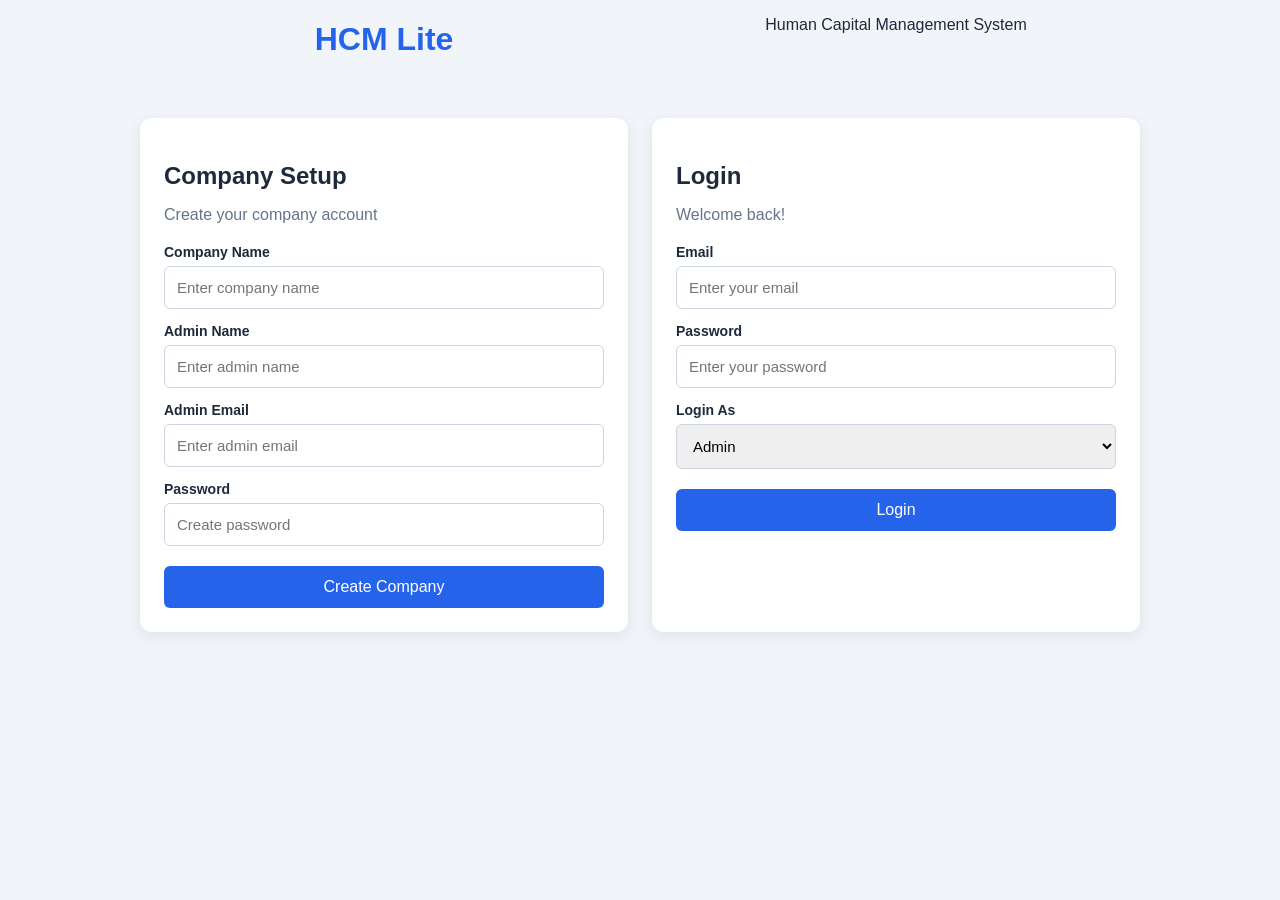
<file: index.html>
<!DOCTYPE html>
<html lang="en">

<head>
  <meta charset="UTF-8">
  <meta name="viewport" content="width=device-width, initial-scale=1.0">
  <title>HCM Lite - Login</title>
  <link rel="stylesheet" href="css/style.css">
</head>

<body>

  <main class="auth-container">

    <h1>HCM Lite</h1>
    <p>Human Capital Management System</p>

    <!-- Company Setup -->
    <section class="auth-card">
      <h2>Company Setup</h2>
      <p>Create your company account</p>

      <form id="companySetupForm">
        <label for="companyName">Company Name</label>
        <input type="text" id="companyName" placeholder="Enter company name" required>

        <label for="adminName">Admin Name</label>
        <input type="text" id="adminName" placeholder="Enter admin name" required>

        <label for="adminEmail">Admin Email</label>
        <input type="email" id="adminEmail" placeholder="Enter admin email" required>

        <label for="adminPassword">Password</label>
        <input type="password" id="adminPassword" placeholder="Create password" required>

        <button type="submit">Create Company</button>
      </form>
    </section>

    <!-- Login -->
    <section class="auth-card">
      <h2>Login</h2>
      <p>Welcome back!</p>

      <form>
        <label for="email">Email</label>
        <input type="email" id="email" placeholder="Enter your email">

        <label for="password">Password</label>
        <input type="password" id="password" placeholder="Enter your password">

        <label for="role">Login As</label>
        <select id="role">
          <option value="admin">Admin</option>
          <option value="employee">Employee</option>
        </select>

        <button type="button">Login</button>
      </form>
    </section>

  </main>

  <script src="js/storage.js"></script>
</body>

</html>
</file>
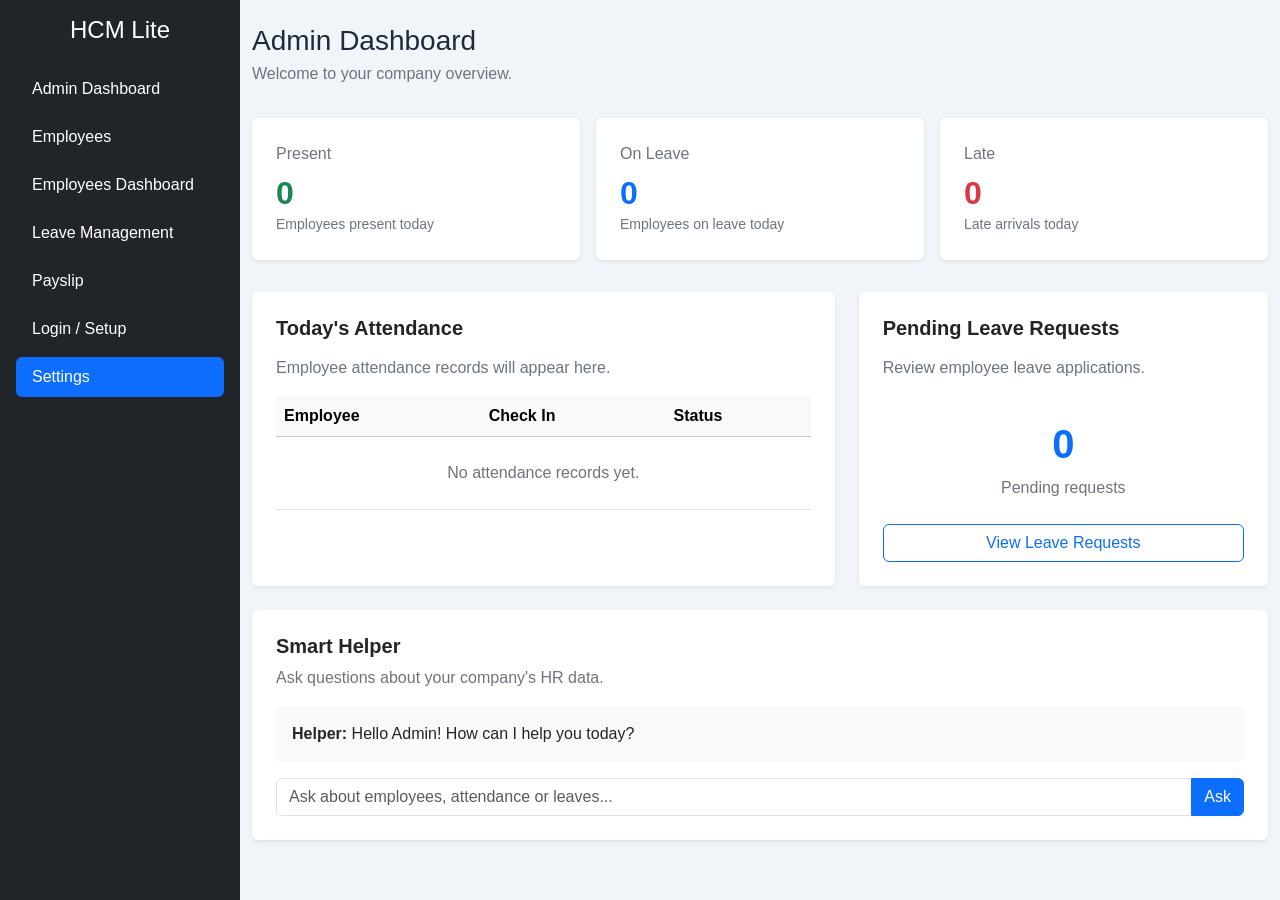
<file: pages/Admin.html>
<!DOCTYPE html>
<html lang="en">

<head>
  <meta charset="UTF-8">
  <meta name="viewport" content="width=device-width, initial-scale=1.0">
  <title>HCM Lite - Admin Dashboard</title>

  <!-- Bootstrap CSS -->
  <link href="https://cdn.jsdelivr.net/npm/bootstrap@5.3.8/dist/css/bootstrap.min.css" rel="stylesheet">

  <!-- Apni CSS file -->
  <link rel="stylesheet" href="../css/style.css">
</head>

<body>

  <!-- Navbar -->
 
<div class="d-flex">
  <aside class="bg-dark text-white p-3"
         style="width: 240px; min-height: 100vh; flex-shrink: 0;">
    <h4 class="mb-4 text-center">HCM Lite</h4>

    <nav class="nav flex-column gap-2">
      <a class="nav-link text-white" href="Admin.html">Admin Dashboard</a>
      <a class="nav-link text-white" href="employee.html">Employees </a>
      <a class="nav-link text-white" href="Employees.html">Employees Dashboard</a>
      <a class="nav-link text-white" href="leaves.html">Leave Management</a>
      <a class="nav-link text-white" href="payslip.html">Payslip</a>
      <a class="nav-link text-white" href="../index.html">Login / Setup</a>
      <a class="nav-link text-white bg-primary rounded" href="settings.html">Settings</a>
    </nav>
  </aside>

  <div class="flex-grow-1">
      <!-- Main Content -->
  <main class="container py-4">

    <h1 class="h3 mb-1">Admin Dashboard</h1>
    <p class="text-secondary">
      Welcome to your company overview.
    </p>

    <!-- Dashboard Summary Cards -->
    <div class="row g-3 mt-3">

      <!-- Present Card -->
      <div class="col-12 col-md-4">
        <div class="card border-0 shadow-sm h-100">
          <div class="card-body p-4">
            <p class="text-secondary mb-2">Present</p>
            <h2 class="text-success fw-bold mb-0">0</h2>
            <small class="text-secondary">Employees present today</small>
          </div>
        </div>
      </div>

      <!-- On Leave Card -->
      <div class="col-12 col-md-4">
        <div class="card border-0 shadow-sm h-100">
          <div class="card-body p-4">
            <p class="text-secondary mb-2">On Leave</p>
            <h2 class="text-primary fw-bold mb-0">0</h2>
            <small class="text-secondary">Employees on leave today</small>
          </div>
        </div>
      </div>

      <!-- Late Card -->
      <div class="col-12 col-md-4">
        <div class="card border-0 shadow-sm h-100">
          <div class="card-body p-4">
            <p class="text-secondary mb-2">Late</p>
            <h2 class="text-danger fw-bold mb-0">0</h2>
            <small class="text-secondary">Late arrivals today</small>
          </div>
        </div>
      </div>

    </div>

    <!-- Attendance and Pending Leaves -->
    <div class="row g-4 mt-2">

      <!-- Attendance Section -->
      <div class="col-12 col-lg-7">
        <div class="card border-0 shadow-sm h-100">
          <div class="card-body p-4">

            <h2 class="h5 fw-bold mb-3">Today's Attendance</h2>
            <p class="text-secondary">
              Employee attendance records will appear here.
            </p>

            <div class="table-responsive">
              <table class="table table-hover align-middle">
                <thead class="table-light">
                  <tr>
                    <th>Employee</th>
                    <th>Check In</th>
                    <th>Status</th>
                  </tr>
                </thead>
                <tbody>
                  <tr>
                    <td colspan="3" class="text-center text-secondary py-4">
                      No attendance records yet.
                    </td>
                  </tr>
                </tbody>
              </table>
            </div>

          </div>
        </div>
      </div>

      <!-- Pending Leaves Section -->
      <div class="col-12 col-lg-5">
        <div class="card border-0 shadow-sm h-100">
          <div class="card-body p-4">

            <h2 class="h5 fw-bold mb-3">Pending Leave Requests</h2>
            <p class="text-secondary">
              Review employee leave applications.
            </p>

            <div class="text-center py-4">
              <h3 class="display-6 fw-bold text-primary">0</h3>
              <p class="text-secondary mb-0">
                Pending requests
              </p>
            </div>

            <a href="leaves.html" class="btn btn-outline-primary w-100">
              View Leave Requests
            </a>

          </div>
        </div>
      </div>

    </div>

    <!-- Smart Helper -->
    <div class="row mt-4 mb-4">
      <div class="col-12">
        <div class="card border-0 shadow-sm">
          <div class="card-body p-4">

            <h2 class="h5 fw-bold mb-2">Smart Helper</h2>
            <p class="text-secondary">
              Ask questions about your company's HR data.
            </p>

            <!-- Chat Messages -->
            <div class="bg-light rounded p-3 mb-3">
              <p class="mb-0">
                <strong>Helper:</strong>
                Hello Admin! How can I help you today?
              </p>
            </div>

            <!-- Question Input -->
            <form>
              <div class="input-group">
                <input type="text" class="form-control" placeholder="Ask about employees, attendance or leaves..."
                  aria-label="Ask Smart Helper">

                <button type="button" class="btn btn-primary">
                  Ask
                </button>
              </div>
            </form>

          </div>
        </div>
      </div>
    </div>


  </main>
  </div>
</div>


  
</body>

</html>
</file>
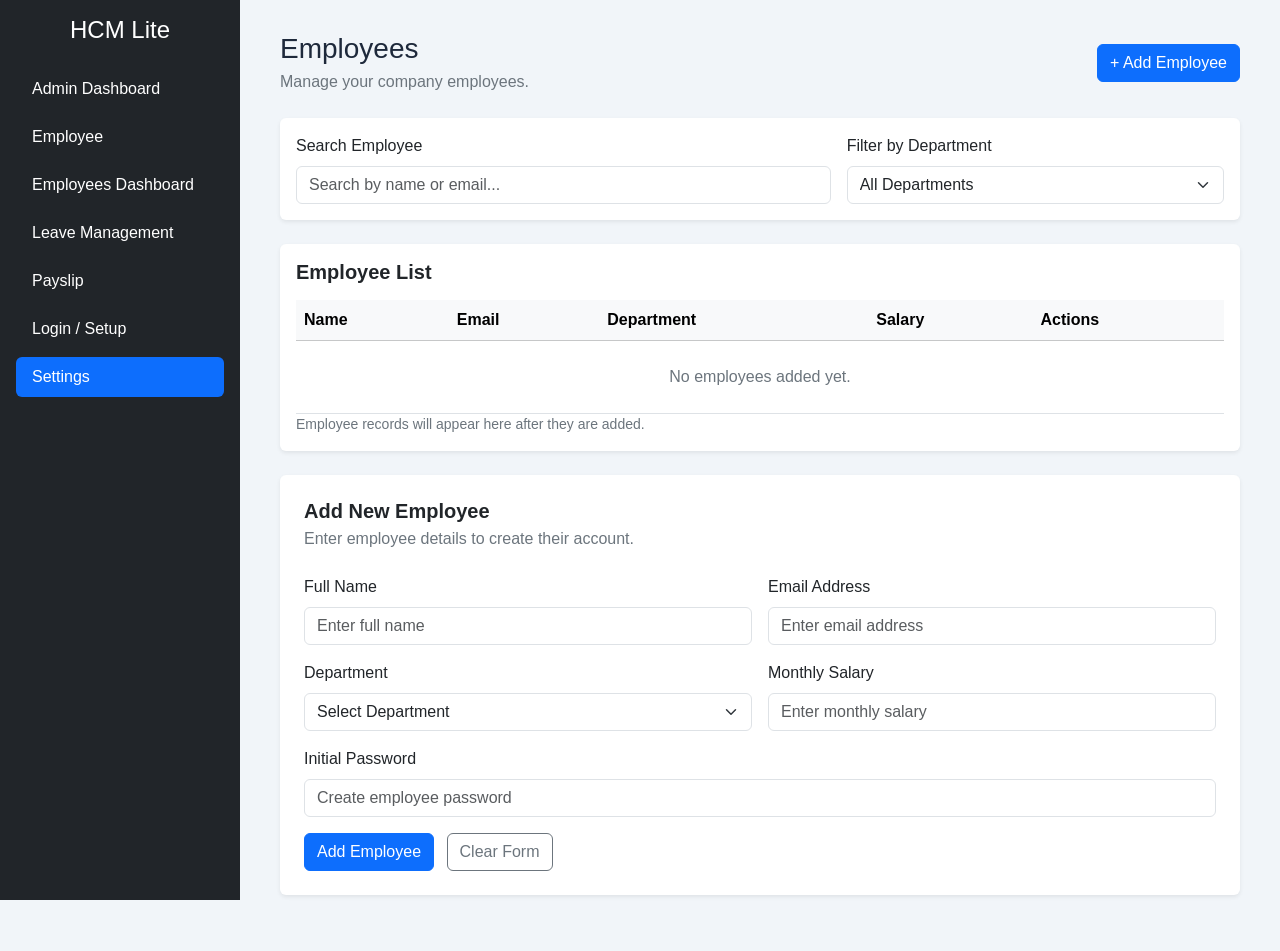
<file: pages/employee.html>
<!DOCTYPE html>
<html lang="en">

<head>
  <meta charset="UTF-8">
  <meta name="viewport" content="width=device-width, initial-scale=1.0">
  <title>HCM Lite - Employees</title>

  <!-- Bootstrap CSS -->
  <link href="https://cdn.jsdelivr.net/npm/bootstrap@5.3.8/dist/css/bootstrap.min.css" rel="stylesheet">

  <!-- Custom CSS -->
  <link rel="stylesheet" href="../css/style.css">
</head>

<body>

  <!-- Navbar -->

  <div class="d-flex flex-column flex-md-row min-vh-100">
    <aside class="bg-dark text-white p-3 sidebar">
      <h4 class="mb-4 text-center">HCM Lite</h4>

    <nav class="nav flex-column gap-2">
      <a class="nav-link text-white" href="Admin.html">Admin Dashboard</a>
      <a class="nav-link text-white" href="employee.html">Employee </a>
      <a class="nav-link text-white" href="Employees.html">Employees Dashboard</a>
      <a class="nav-link text-white" href="leaves.html">Leave Management</a>
      <a class="nav-link text-white" href="payslip.html">Payslip</a>
      <a class="nav-link text-white" href="../index.html">Login / Setup</a>
      <a class="nav-link text-white bg-primary rounded" href="settings.html">Settings</a>
    </nav>
    </aside>

    <div class="flex-grow-1 p-2 p-md-3 content-area">
      <!-- Main Content -->
      <main class="container-fluid py-3 px-2 px-md-4">

        <div class="d-flex flex-wrap justify-content-between
                align-items-center gap-3 mb-4">
          <div>
            <h1 class="h3 mb-1">Employees </h1>
            <p class="text-secondary mb-0">
              Manage your company employees.
            </p>
          </div>

          <button type="button" class="btn btn-primary">
            + Add Employee
          </button>
        </div>

        <!-- Search and Department Filter -->
        <div class="card border-0 shadow-sm mb-4">
          <div class="card-body p-3">
            <div class="row g-3">

              <div class="col-12 col-md-7">
                <label for="searchEmployee" class="form-label">
                  Search Employee
                </label>
                <input type="search" id="searchEmployee" class="form-control" placeholder="Search by name or email...">
              </div>

              <div class="col-12 col-md-5">
                <label for="departmentFilter" class="form-label">
                  Filter by Department
                </label>
                <select id="departmentFilter" class="form-select">
                  <option value="">All Departments</option>
                  <option value="IT">IT</option>
                  <option value="HR">HR</option>
                  <option value="Finance">Finance</option>
                  <option value="Marketing">Marketing</option>
                  <option value="Sales">Sales</option>
                </select>
              </div>

            </div>
          </div>
        </div>

        <!-- Employees Table -->
        <div class="card border-0 shadow-sm">
          <div class="card-body p-3">

            <h2 class="h5 fw-bold mb-3">Employee List</h2>

            <div class="table-responsive">
              <table class="table table-hover align-middle">
                <thead class="table-light">
                  <tr>
                    <th>Name</th>
                    <th>Email</th>
                    <th>Department</th>
                    <th>Salary</th>
                    <th>Actions</th>
                  </tr>
                </thead>

                <tbody>
                  <tr>
                    <td colspan="5" class="text-center text-secondary py-4">
                      No employees added yet.
                    </td>
                  </tr>
                </tbody>
              </table>
            </div>

            <p class="text-secondary small mb-0">
              Employee records will appear here after they are added.
            </p>

          </div>
        </div>

        <!-- Add Employee Form -->
        <div class="card border-0 shadow-sm mt-4 mb-4">
          <div class="card-body p-4">

            <h2 class="h5 fw-bold mb-1">Add New Employee</h2>
            <p class="text-secondary mb-4">
              Enter employee details to create their account.
            </p>

            <form>
              <div class="row g-3">

                <div class="col-12 col-md-6">
                  <label for="employeeName" class="form-label">
                    Full Name
                  </label>
                  <input type="text" id="employeeName" class="form-control" placeholder="Enter full name" required>
                </div>

                <div class="col-12 col-md-6">
                  <label for="employeeEmail" class="form-label">
                    Email Address
                  </label>
                  <input type="email" id="employeeEmail" class="form-control" placeholder="Enter email address"
                    required>
                </div>

                <div class="col-12 col-md-6">
                  <label for="employeeDepartment" class="form-label">
                    Department
                  </label>
                  <select id="employeeDepartment" class="form-select" required>
                    <option value="">Select Department</option>
                    <option value="IT">IT</option>
                    <option value="HR">HR</option>
                    <option value="Finance">Finance</option>
                    <option value="Marketing">Marketing</option>
                    <option value="Sales">Sales</option>
                  </select>
                </div>

                <div class="col-12 col-md-6">
                  <label for="employeeSalary" class="form-label">
                    Monthly Salary
                  </label>
                  <input type="number" id="employeeSalary" class="form-control" placeholder="Enter monthly salary"
                    min="1" required>
                </div>

                <div class="col-12">
                  <label for="employeePassword" class="form-label">
                    Initial Password
                  </label>
                  <input type="password" id="employeePassword" class="form-control"
                    placeholder="Create employee password" required>
                </div>

                <div class="col-12">
                  <button type="button" class="btn btn-primary">
                    Add Employee
                  </button>
                  <button type="reset" class="btn btn-outline-secondary ms-2">
                    Clear Form
                  </button>
                </div>

              </div>
            </form>

          </div>
        </div>

      </main>

    </div>
  </div>



</body>

</html>
</file>
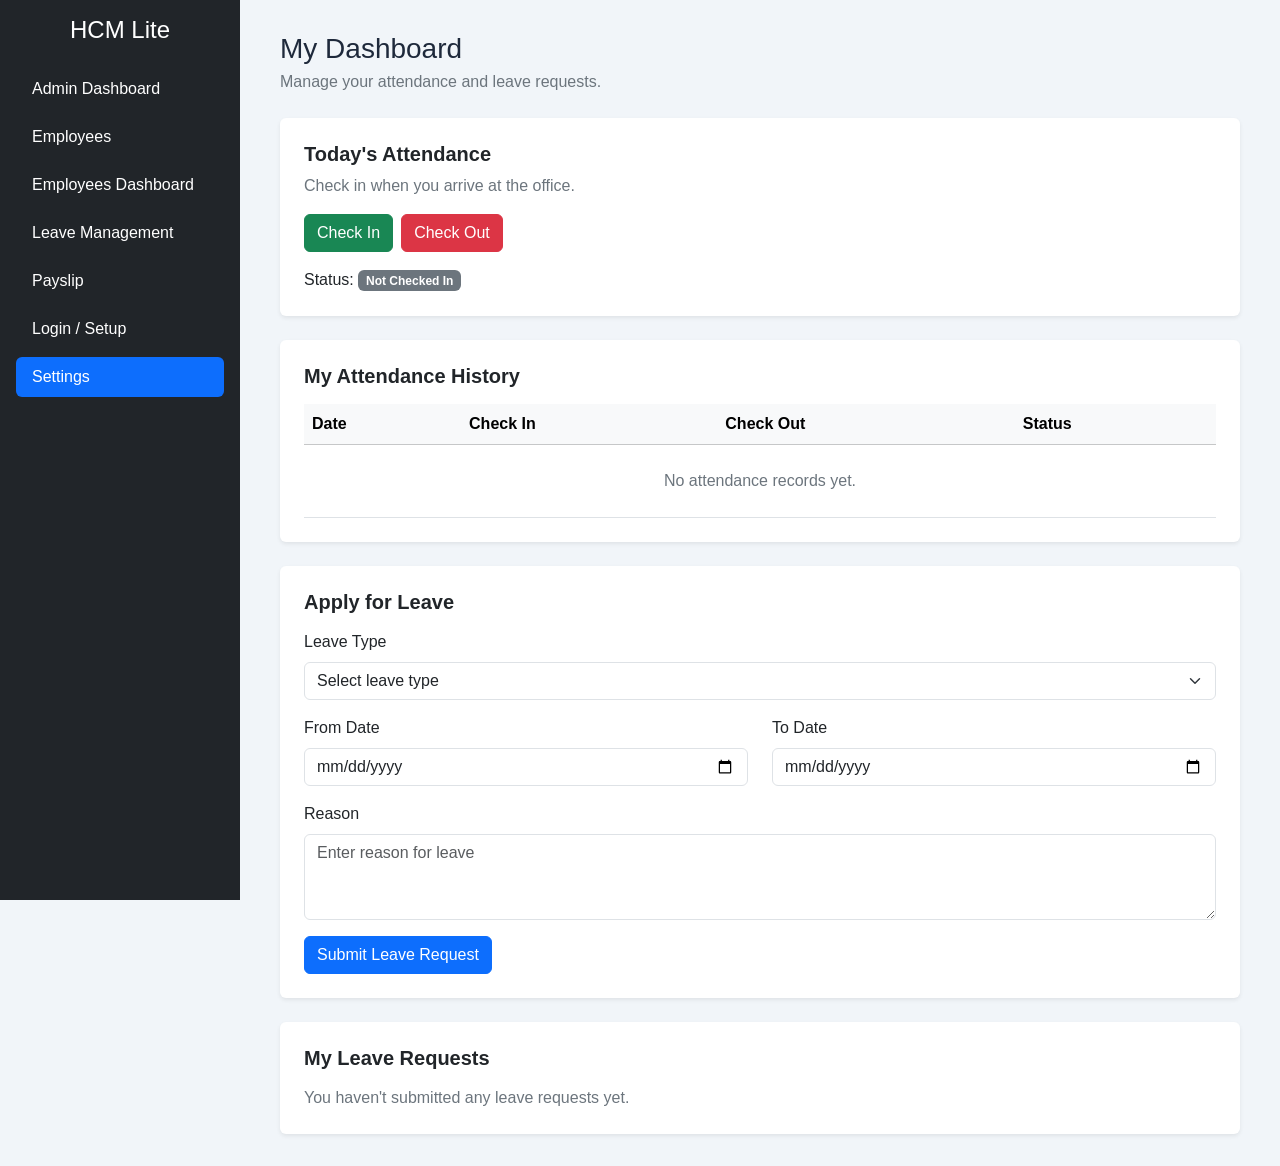
<file: pages/Employees.html>
<!DOCTYPE html>
<html lang="en">

<head>
  <meta charset="UTF-8">
  <meta name="viewport" content="width=device-width, initial-scale=1.0">
  <title>HCM Lite - Employee Dashboard</title>

  <link href="https://cdn.jsdelivr.net/npm/bootstrap@5.3.8/dist/css/bootstrap.min.css" rel="stylesheet">
  <link rel="stylesheet" href="../css/style.css">
</head>

<body>


  <div class="d-flex flex-column flex-md-row min-vh-100">
    <aside class="bg-dark text-white p-3 sidebar">
      <h4 class="mb-4 text-center">HCM Lite</h4>

     <nav class="nav flex-column gap-2">
      <a class="nav-link text-white" href="Admin.html">Admin Dashboard</a>
      <a class="nav-link text-white" href="employee.html">Employees </a>
      <a class="nav-link text-white" href="Employees.html">Employees Dashboard</a>
      <a class="nav-link text-white" href="leaves.html">Leave Management</a>
      <a class="nav-link text-white" href="payslip.html">Payslip</a>
      <a class="nav-link text-white" href="../index.html">Login / Setup</a>
      <a class="nav-link text-white bg-primary rounded" href="settings.html">Settings</a>
    </nav>
    </aside>

    <div class="flex-grow-1 p-2 p-md-3 content-area">
      <main class="container-fluid py-3 px-2 px-md-4">

        <h1 class="h3 mb-1">My Dashboard</h1>
        <p class="text-secondary mb-4">
          Manage your attendance and leave requests.
        </p>

        <!-- Attendance -->
        <div class="card border-0 shadow-sm mb-4">
          <div class="card-body p-4">
            <h2 class="h5 fw-bold">Today's Attendance</h2>
            <p class="text-secondary">Check in when you arrive at the office.</p>

            <div class="d-flex flex-wrap gap-2">
              <button type="button" class="btn btn-success">
                Check In
              </button>
              <button type="button" class="btn btn-danger">
                Check Out
              </button>
            </div>

            <p class="mt-3 mb-0">
              Status: <span class="badge text-bg-secondary">Not Checked In</span>
            </p>
          </div>
        </div>

        <!-- My Attendance History -->
        <div class="card border-0 shadow-sm mb-4">
          <div class="card-body p-4">
            <h2 class="h5 fw-bold mb-3">My Attendance History</h2>

            <div class="table-responsive">
              <table class="table table-hover align-middle">
                <thead class="table-light">
                  <tr>
                    <th>Date</th>
                    <th>Check In</th>
                    <th>Check Out</th>
                    <th>Status</th>
                  </tr>
                </thead>
                <tbody>
                  <tr>
                    <td colspan="4" class="text-center text-secondary py-4">
                      No attendance records yet.
                    </td>
                  </tr>
                </tbody>
              </table>
            </div>
          </div>
        </div>

        <!-- Apply for Leave -->
        <div class="card border-0 shadow-sm mb-4">
          <div class="card-body p-4">
            <h2 class="h5 fw-bold mb-3">Apply for Leave</h2>

            <form>
              <div class="mb-3">
                <label class="form-label">Leave Type</label>
                <select class="form-select" required>
                  <option value="">Select leave type</option>
                  <option value="Casual">Casual Leave</option>
                  <option value="Sick">Sick Leave</option>
                  <option value="Annual">Annual Leave</option>
                </select>
              </div>

              <div class="row">
                <div class="col-md-6 mb-3">
                  <label class="form-label">From Date</label>
                  <input type="date" class="form-control" required>
                </div>

                <div class="col-md-6 mb-3">
                  <label class="form-label">To Date</label>
                  <input type="date" class="form-control" required>
                </div>
              </div>

              <div class="mb-3">
                <label class="form-label">Reason</label>
                <textarea class="form-control" rows="3" placeholder="Enter reason for leave" required></textarea>
              </div>

              <button type="submit" class="btn btn-primary">
                Submit Leave Request
              </button>
            </form>
          </div>
        </div>

        <!-- My Leave Requests -->
        <div class="card border-0 shadow-sm">
          <div class="card-body p-4">
            <h2 class="h5 fw-bold mb-3">My Leave Requests</h2>
            <p class="text-secondary mb-0">
              You haven't submitted any leave requests yet.
            </p>
          </div>
        </div>

      </main>

    </div>
  </div>

</body>

</html>
</file>
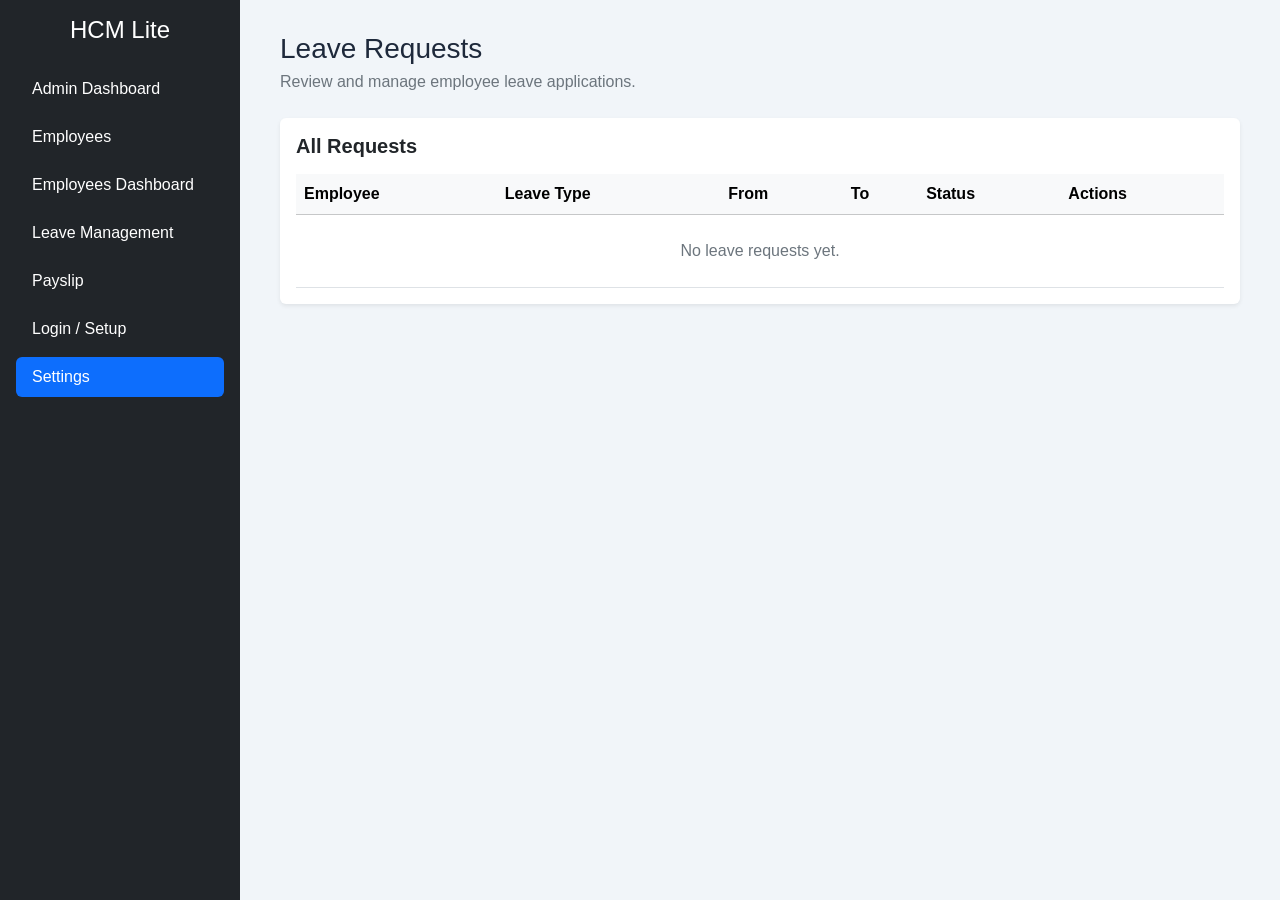
<file: pages/leaves.html>
<!DOCTYPE html>
<html lang="en">

<head>
  <meta charset="UTF-8">
  <meta name="viewport" content="width=device-width, initial-scale=1.0">
  <title>HCM Lite - Leave Requests</title>

  <link href="https://cdn.jsdelivr.net/npm/bootstrap@5.3.8/dist/css/bootstrap.min.css" rel="stylesheet">

  <link rel="stylesheet" href="../css/style.css">
</head>

<body>

  <!-- Navbar -->

  <div class="d-flex flex-column flex-md-row min-vh-100">
    <aside class="bg-dark text-white p-3 sidebar">
      <h4 class="mb-4 text-center">HCM Lite</h4>

    <nav class="nav flex-column gap-2">
      <a class="nav-link text-white" href="Admin.html">Admin Dashboard</a>
      <a class="nav-link text-white" href="employee.html">Employees </a>
      <a class="nav-link text-white" href="Employees.html">Employees Dashboard</a>
      <a class="nav-link text-white" href="leaves.html">Leave Management</a>
      <a class="nav-link text-white" href="payslip.html">Payslip</a>
      <a class="nav-link text-white" href="../index.html">Login / Setup</a>
      <a class="nav-link text-white bg-primary rounded" href="settings.html">Settings</a>
    </nav>
    </aside>

    <div class="flex-grow-1 p-2 p-md-3 content-area">
      <!-- Main Content -->
      <main class="container-fluid py-3 px-2 px-md-4">

        <h1 class="h3 mb-1">Leave Requests</h1>
        <p class="text-secondary mb-4">
          Review and manage employee leave applications.
        </p>


        <!-- Leave Requests Table -->
        <div class="card border-0 shadow-sm">
          <div class="card-body p-3">

            <h2 class="h5 fw-bold mb-3">All Requests</h2>

            <div class="table-responsive">
              <table class="table table-hover align-middle">

                <thead class="table-light">
                  <tr>
                    <th>Employee</th>
                    <th>Leave Type</th>
                    <th>From</th>
                    <th>To</th>
                    <th>Status</th>
                    <th>Actions</th>
                  </tr>
                </thead>

                <tbody>
                  <tr>
                    <td colspan="6" class="text-center text-secondary py-4">
                      No leave requests yet.
                    </td>
                  </tr>
                </tbody>

              </table>
            </div>

          </div>
        </div>

      </main>

    </div>
  </div>



</body>

</html>
</file>
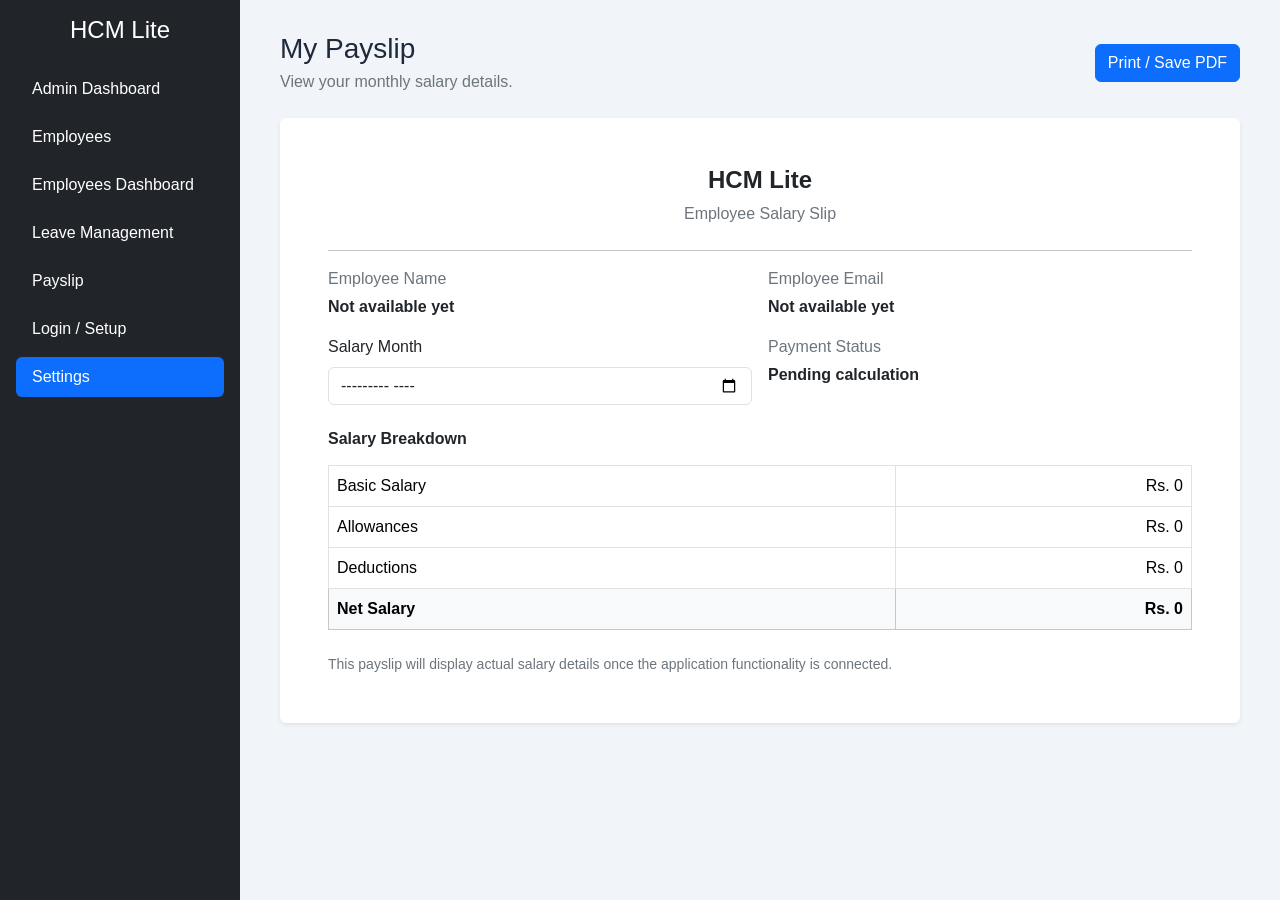
<file: pages/payslip.html>
<!DOCTYPE html>
<html lang="en">
<head>
  <meta charset="UTF-8">
  <meta name="viewport" content="width=device-width, initial-scale=1.0">
  <title>HCM Lite - Payslip</title>

  <link href="https://cdn.jsdelivr.net/npm/bootstrap@5.3.8/dist/css/bootstrap.min.css" rel="stylesheet">
  <link rel="stylesheet" href="../css/style.css">
</head>
<body>

  
<div class="d-flex flex-column flex-md-row min-vh-100">
  <aside class="bg-dark text-white p-3 sidebar">
    <h4 class="mb-4 text-center">HCM Lite</h4>

  <nav class="nav flex-column gap-2">
      <a class="nav-link text-white" href="Admin.html">Admin Dashboard</a>
      <a class="nav-link text-white" href="employee.html">Employees </a>
      <a class="nav-link text-white" href="Employees.html">Employees Dashboard</a>
      <a class="nav-link text-white" href="leaves.html">Leave Management</a>
      <a class="nav-link text-white" href="payslip.html">Payslip</a>
      <a class="nav-link text-white" href="../index.html">Login / Setup</a>
      <a class="nav-link text-white bg-primary rounded" href="settings.html">Settings</a>
    </nav>
  </aside>

  <div class="flex-grow-1 p-2 p-md-3 content-area">
   <main class="container-fluid py-3 px-2 px-md-4">
    <div class="d-flex justify-content-between align-items-center flex-wrap gap-3 mb-4">
      <div>
        <h1 class="h3 mb-1">My Payslip</h1>
        <p class="text-secondary mb-0">View your monthly salary details.</p>
      </div>

      <button type="button" class="btn btn-primary" onclick="window.print()">
        Print / Save PDF
      </button>
    </div>

    <div class="card border-0 shadow-sm" id="payslip">
      <div class="card-body p-4 p-md-5">

        <div class="text-center mb-4">
          <h2 class="h4 fw-bold">HCM Lite</h2>
          <p class="text-secondary mb-0">Employee Salary Slip</p>
        </div>

        <hr>

        <div class="row g-3 mb-4">
          <div class="col-md-6">
            <p class="text-secondary mb-1">Employee Name</p>
            <p class="fw-bold mb-0">Not available yet</p>
          </div>

          <div class="col-md-6">
            <p class="text-secondary mb-1">Employee Email</p>
            <p class="fw-bold mb-0">Not available yet</p>
          </div>

          <div class="col-md-6">
            <label for="salaryMonth" class="form-label">Salary Month</label>
            <input type="month" id="salaryMonth" class="form-control">
          </div>

          <div class="col-md-6">
            <p class="text-secondary mb-1">Payment Status</p>
            <p class="fw-bold mb-0">Pending calculation</p>
          </div>
        </div>

        <h3 class="h6 fw-bold mb-3">Salary Breakdown</h3>

        <div class="table-responsive">
          <table class="table table-bordered align-middle">
            <tbody>
              <tr>
                <td>Basic Salary</td>
                <td class="text-end">Rs. 0</td>
              </tr>
              <tr>
                <td>Allowances</td>
                <td class="text-end">Rs. 0</td>
              </tr>
              <tr>
                <td>Deductions</td>
                <td class="text-end">Rs. 0</td>
              </tr>
              <tr class="table-light fw-bold">
                <td>Net Salary</td>
                <td class="text-end">Rs. 0</td>
              </tr>
            </tbody>
          </table>
        </div>

        <p class="small text-secondary mt-4 mb-0">
          This payslip will display actual salary details once the application
          functionality is connected.
        </p>

      </div>
    </div>
  </main>
  </div>
</div>


</body>
</html>
</file>
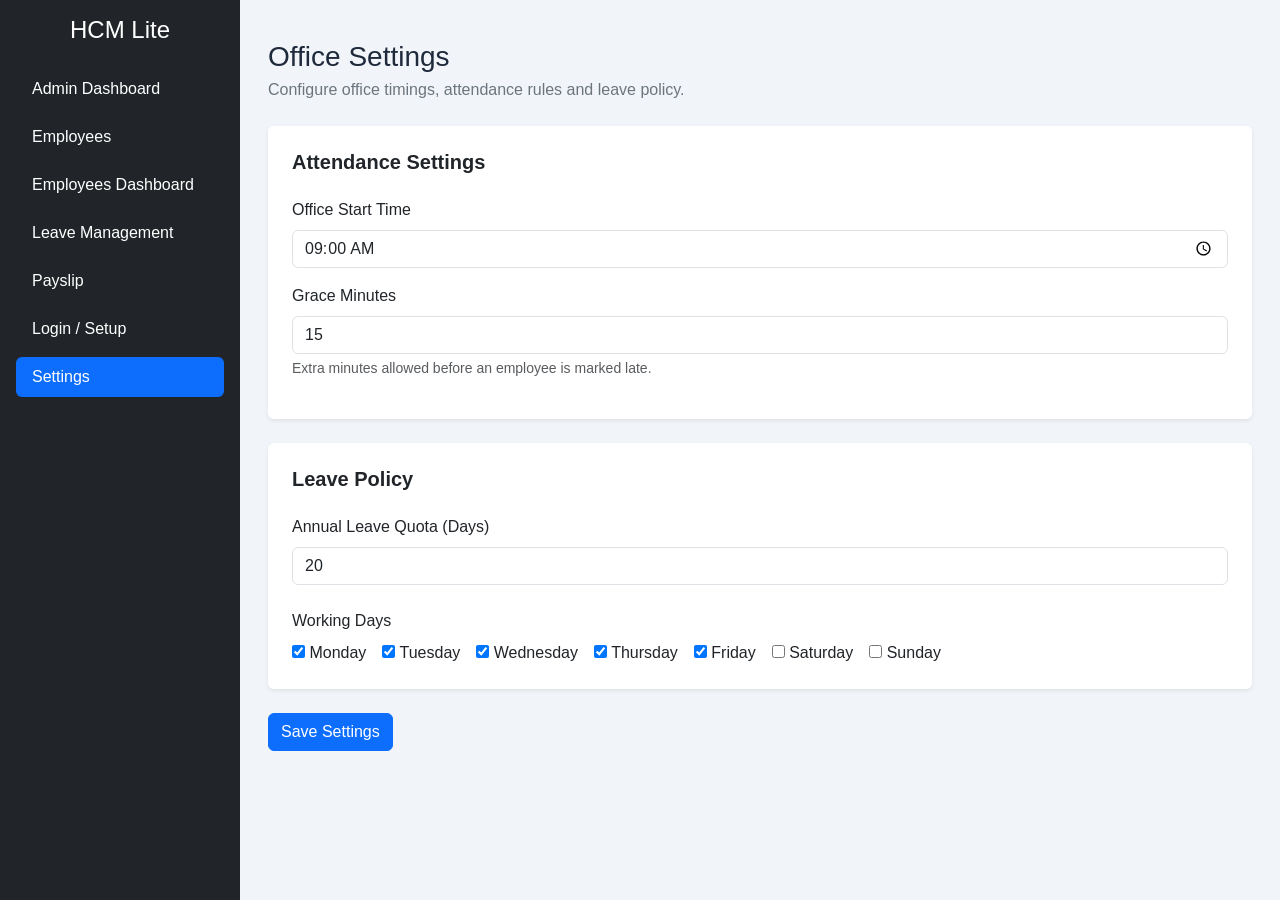
<file: pages/settings.html>
<!DOCTYPE html>
<html lang="en">

<head>
  <meta charset="UTF-8">
  <meta name="viewport" content="width=device-width, initial-scale=1.0">
  <title>HCM Lite - Settings</title>

  <link href="https://cdn.jsdelivr.net/npm/bootstrap@5.3.8/dist/css/bootstrap.min.css" rel="stylesheet">
  <link rel="stylesheet" href="../css/style.css">
</head>

<body>


  <div class="d-flex">
    <aside class="bg-dark text-white p-3" style="width: 240px; min-height: 100vh; flex-shrink: 0;">
      <h4 class="mb-4 text-center">HCM Lite</h4>
  
  <nav class="nav flex-column gap-2">
      <a class="nav-link text-white" href="Admin.html">Admin Dashboard</a>
      <a class="nav-link text-white" href="employee.html">Employees </a>
      <a class="nav-link text-white" href="Employees.html">Employees Dashboard</a>
      <a class="nav-link text-white" href="leaves.html">Leave Management</a>
      <a class="nav-link text-white" href="payslip.html">Payslip</a>
      <a class="nav-link text-white" href="../index.html">Login / Setup</a>
      <a class="nav-link text-white bg-primary rounded" href="settings.html">Settings</a>
    </nav>
    </aside>

    <div class="flex-grow-1 p-3">
      <main class="container py-4">
        <h1 class="h3 mb-1">Office Settings</h1>
        <p class="text-secondary mb-4">
          Configure office timings, attendance rules and leave policy.
        </p>

        <form id="settingsForm">

          <div class="card border-0 shadow-sm mb-4">
            <div class="card-body p-4">
              <h2 class="h5 fw-bold mb-4">Attendance Settings</h2>

              <div class="mb-3">
                <label for="officeStart" class="form-label">Office Start Time</label>
                <input type="time" id="officeStart" class="form-control" value="09:00" required>
              </div>

              <div class="mb-3">
                <label for="graceMinutes" class="form-label">Grace Minutes</label>
                <input type="number" id="graceMinutes" class="form-control" min="0" value="15" required>
                <div class="form-text">
                  Extra minutes allowed before an employee is marked late.
                </div>
              </div>
            </div>
          </div>

          <div class="card border-0 shadow-sm mb-4">
            <div class="card-body p-4">
              <h2 class="h5 fw-bold mb-4">Leave Policy</h2>

              <div class="mb-4">
                <label for="leaveQuota" class="form-label">Annual Leave Quota (Days)</label>
                <input type="number" id="leaveQuota" class="form-control" min="0" value="20" required>
              </div>

              <label class="form-label d-block">Working Days</label>

              <div class="d-flex flex-wrap gap-3">
                <label><input type="checkbox" name="workingDays" value="Monday" checked> Monday</label>
                <label><input type="checkbox" name="workingDays" value="Tuesday" checked> Tuesday</label>
                <label><input type="checkbox" name="workingDays" value="Wednesday" checked> Wednesday</label>
                <label><input type="checkbox" name="workingDays" value="Thursday" checked> Thursday</label>
                <label><input type="checkbox" name="workingDays" value="Friday" checked> Friday</label>
                <label><input type="checkbox" name="workingDays" value="Saturday"> Saturday</label>
                <label><input type="checkbox" name="workingDays" value="Sunday"> Sunday</label>
              </div>
            </div>
          </div>

          <button type="submit" class="btn btn-primary">
            Save Settings
          </button>

        </form>
      </main>

    </div>
  </div>

</body>

</html>
</file>
<file: css/style.css>
* {
  box-sizing: border-box;
}

html,
body {
  width: 100%;
  min-height: 100%;
  margin: 0;
}

body {
  font-family: Arial, sans-serif;
  background: #f1f5f9;
  color: #1e293b;
}

img {
  max-width: 100%;
  height: auto;
}

main {
  min-width: 0;
}

.auth-page {
  padding: 30px 16px;
}

.auth-container {
  width: 100%;
  max-width: 1000px;
  margin: 0 auto;
  display: grid;
  grid-template-columns: 1fr 1fr;
  gap: 24px;
}

.auth-container > h1,
.auth-container > p {
  text-align: center;
  margin-bottom: 12px;
}

.auth-container > h1 {
  color: #2563eb;
  font-size: 32px;
}

.auth-card {
  min-width: 0;
  background: #ffffff;
  padding: 24px;
  margin-top: 24px;
  border-radius: 12px;
  box-shadow: 0 4px 15px rgba(0, 0, 0, 0.08);
}

.auth-card h2 {
  margin-bottom: 8px;
}

.auth-card p {
  color: #64748b;
  margin-bottom: 20px;
}

.auth-card label {
  display: block;
  margin: 14px 0 6px;
  font-size: 14px;
  font-weight: bold;
}

.auth-card input,
.auth-card select {
  display: block;
  width: 100%;
  max-width: 100%;
  min-width: 0;
  padding: 12px;
  border: 1px solid #cbd5e1;
  border-radius: 6px;
  font-size: 15px;
}

.auth-card button {
  width: 100%;
  margin-top: 20px;
  padding: 12px;
  background: #2563eb;
  color: #ffffff;
  border: none;
  border-radius: 6px;
  font-size: 16px;
  cursor: pointer;
}

.auth-card button:hover {
  background: #1d4ed8;
}

.sidebar {
  position: fixed;
  top: 0;
  left: 0;
  width: 240px;
  height: 100vh;
  min-height: 100vh;
  overflow-y: auto;
  flex-shrink: 0;
  z-index: 1000;
}

.content-area {
  width: calc(100% - 240px);
  min-width: 0;
  margin-left: 240px;
}

/* Sidebar navigation */
.sidebar .nav-link {
  border-radius: 6px;
  overflow-wrap: anywhere;
}

.table-responsive {
  width: 100%;
  max-width: 100%;
  overflow-x: auto;
}

.table {
  margin-bottom: 0;
}

.card {
  max-width: 100%;
  min-width: 0;
}

.card-body {
  min-width: 0;
}

.form-control,
.form-select,
textarea {
  width: 100%;
  max-width: 100%;
  min-width: 0;
}

.btn {
  max-width: 100%;
  overflow-wrap: anywhere;
}

@media (max-width: 767.98px) {
  .sidebar {
    position: relative;
    top: auto;
    left: auto;
    width: 100%;
    height: auto;
    min-height: auto;
    overflow-y: visible;
  }

  .sidebar .nav {
    display: grid;
    grid-template-columns: repeat(2, minmax(0, 1fr));
    gap: 6px !important;
  }

  .sidebar .nav-link {
    padding: 10px;
  }

  .content-area {
    width: 100%;
    margin-left: 0;
    padding: 8px !important;
  }

  main {
    width: 100%;
    padding: 12px !important;
  }

  main.container-fluid {
    padding: 12px !important;
  }

  .card-body {
    padding: 16px !important;
  }

  h1.h3 {
    font-size: 1.4rem;
  }

  .table {
    white-space: nowrap;
  }

  .btn {
    white-space: normal;
  }

  /* Login / Setup page */
  .auth-page {
    padding: 20px 12px;
  }

  .auth-container {
    display: block;
    max-width: 480px;
  }

  .auth-container > h1,
  .auth-container > p {
    text-align: center;
  }

  .auth-card {
    width: 100%;
    margin-top: 20px;
  }
}

@media (max-width: 380px) {
  .sidebar .nav {
    grid-template-columns: 1fr;
  }

  .content-area {
    padding: 4px !important;
  }

  main,
  main.container-fluid {
    padding: 8px !important;
  }

  .card-body {
    padding: 12px !important;
  }

  .auth-page {
    padding: 12px 8px;
  }

  .auth-card {
    padding: 16px;
  }

  .auth-container > h1 {
    font-size: 26px;
  }
}

/* =========================
   Payslip print layout
   Only applies if payslip uses id="payslip"
========================= */
@media print {
  body {
    background: #ffffff !important;
    padding: 0 !important;
  }

  body * {
    visibility: hidden;
  }

  #payslip,
  #payslip * {
    visibility: visible;
  }

  #payslip {
    position: absolute;
    left: 0;
    top: 0;
    width: 100%;
    box-shadow: none !important;
  }
}
</file>
